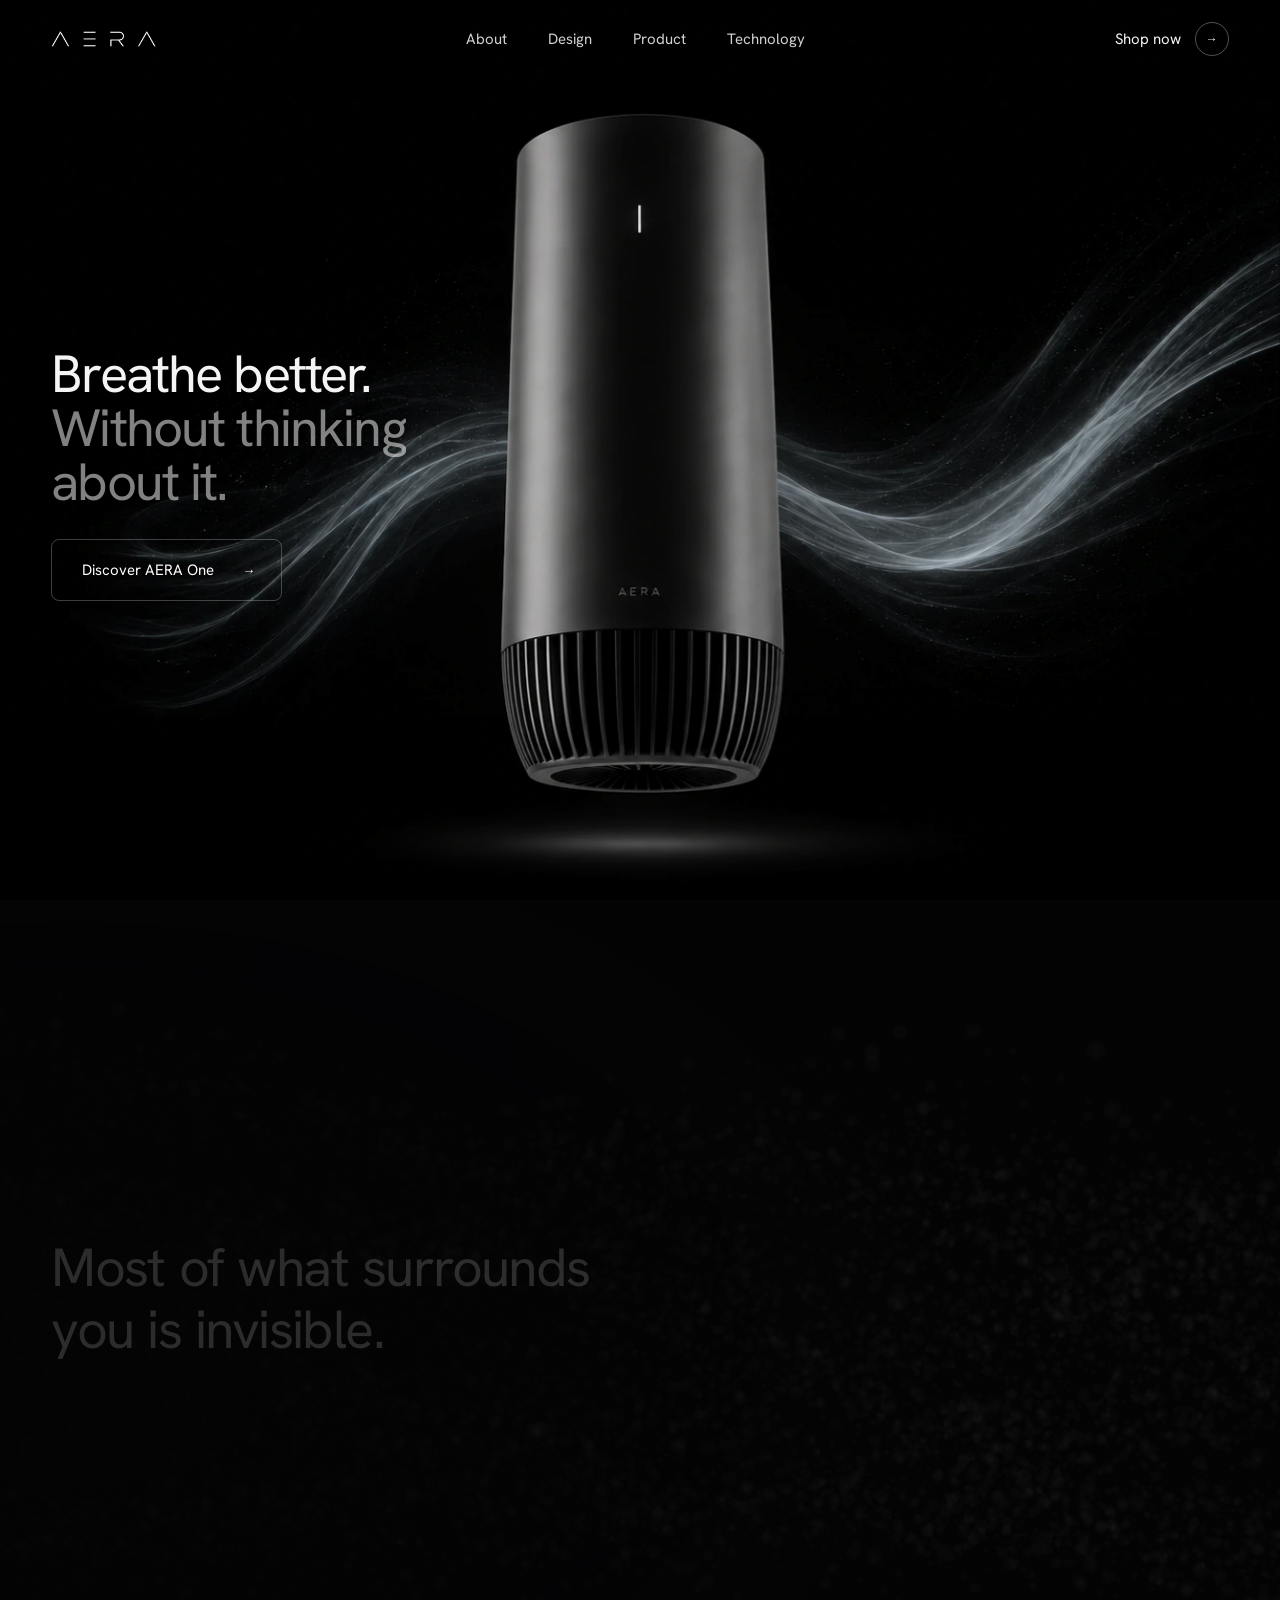
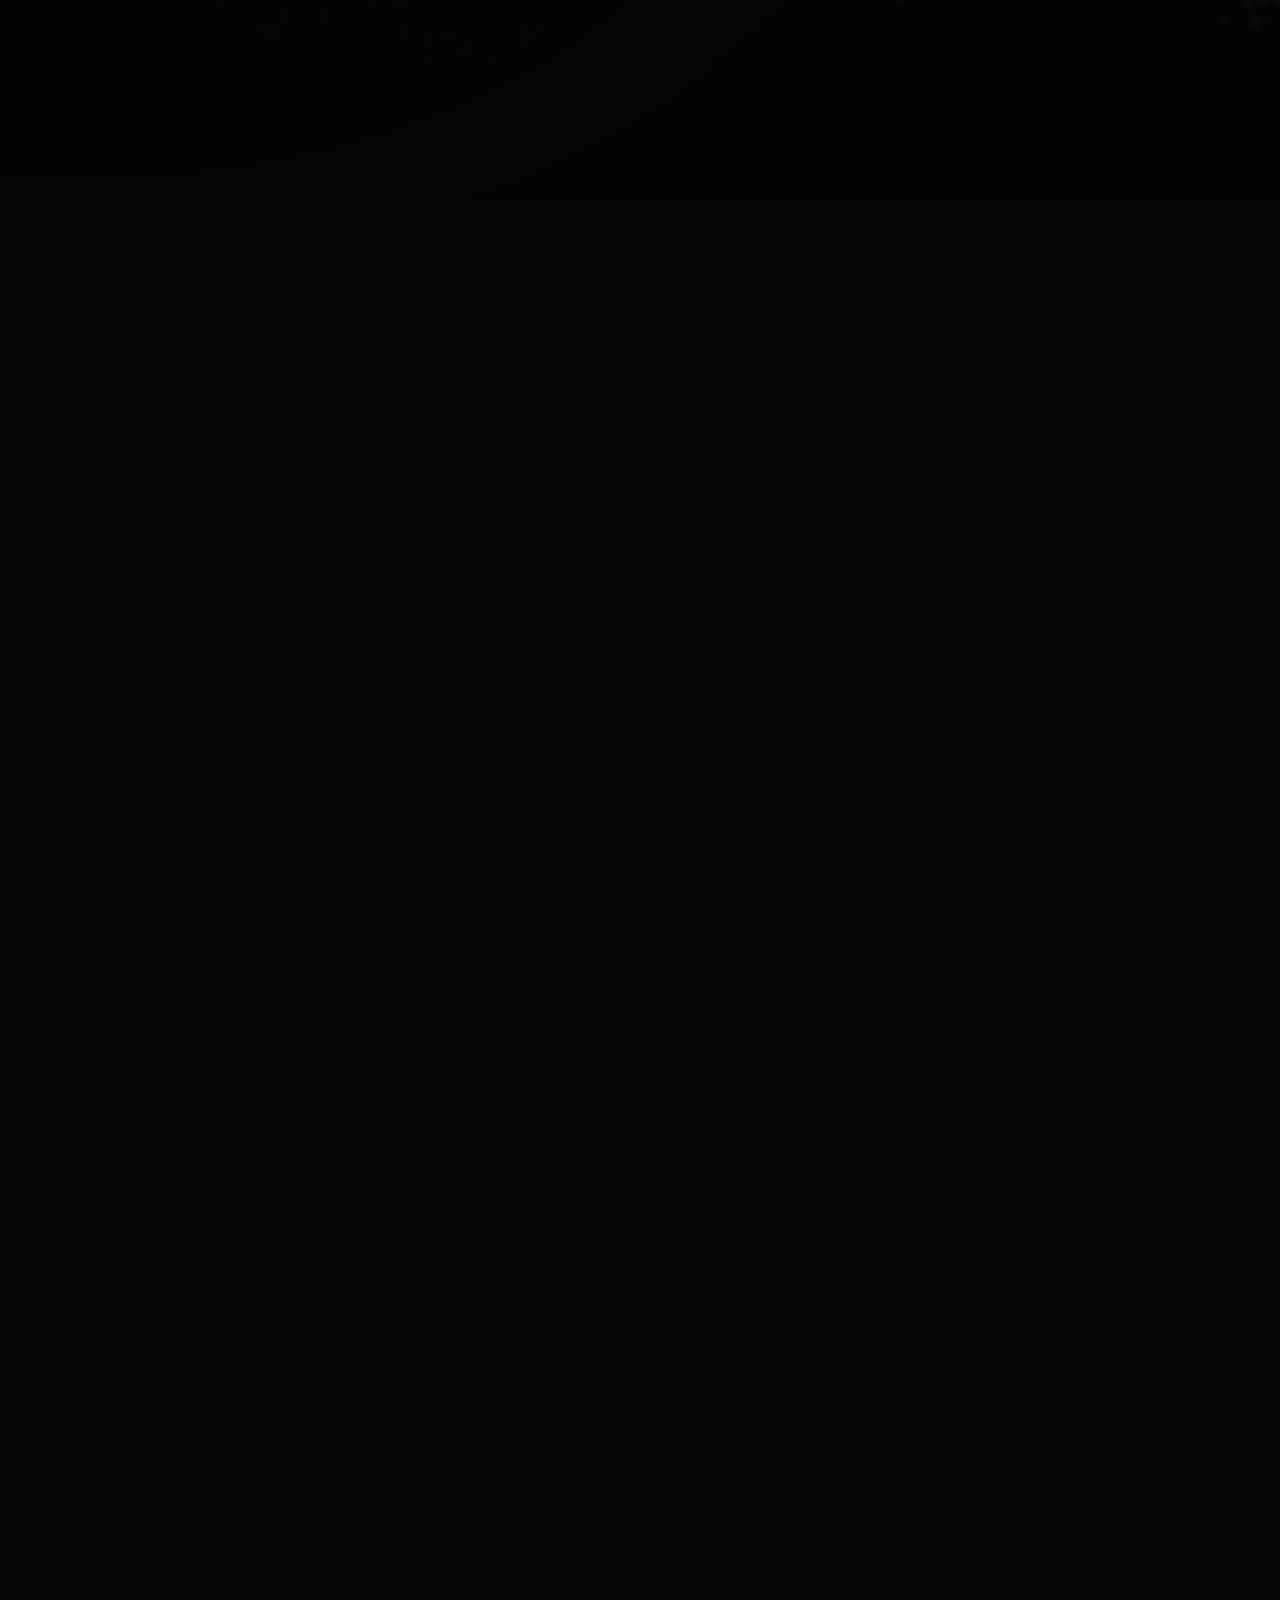
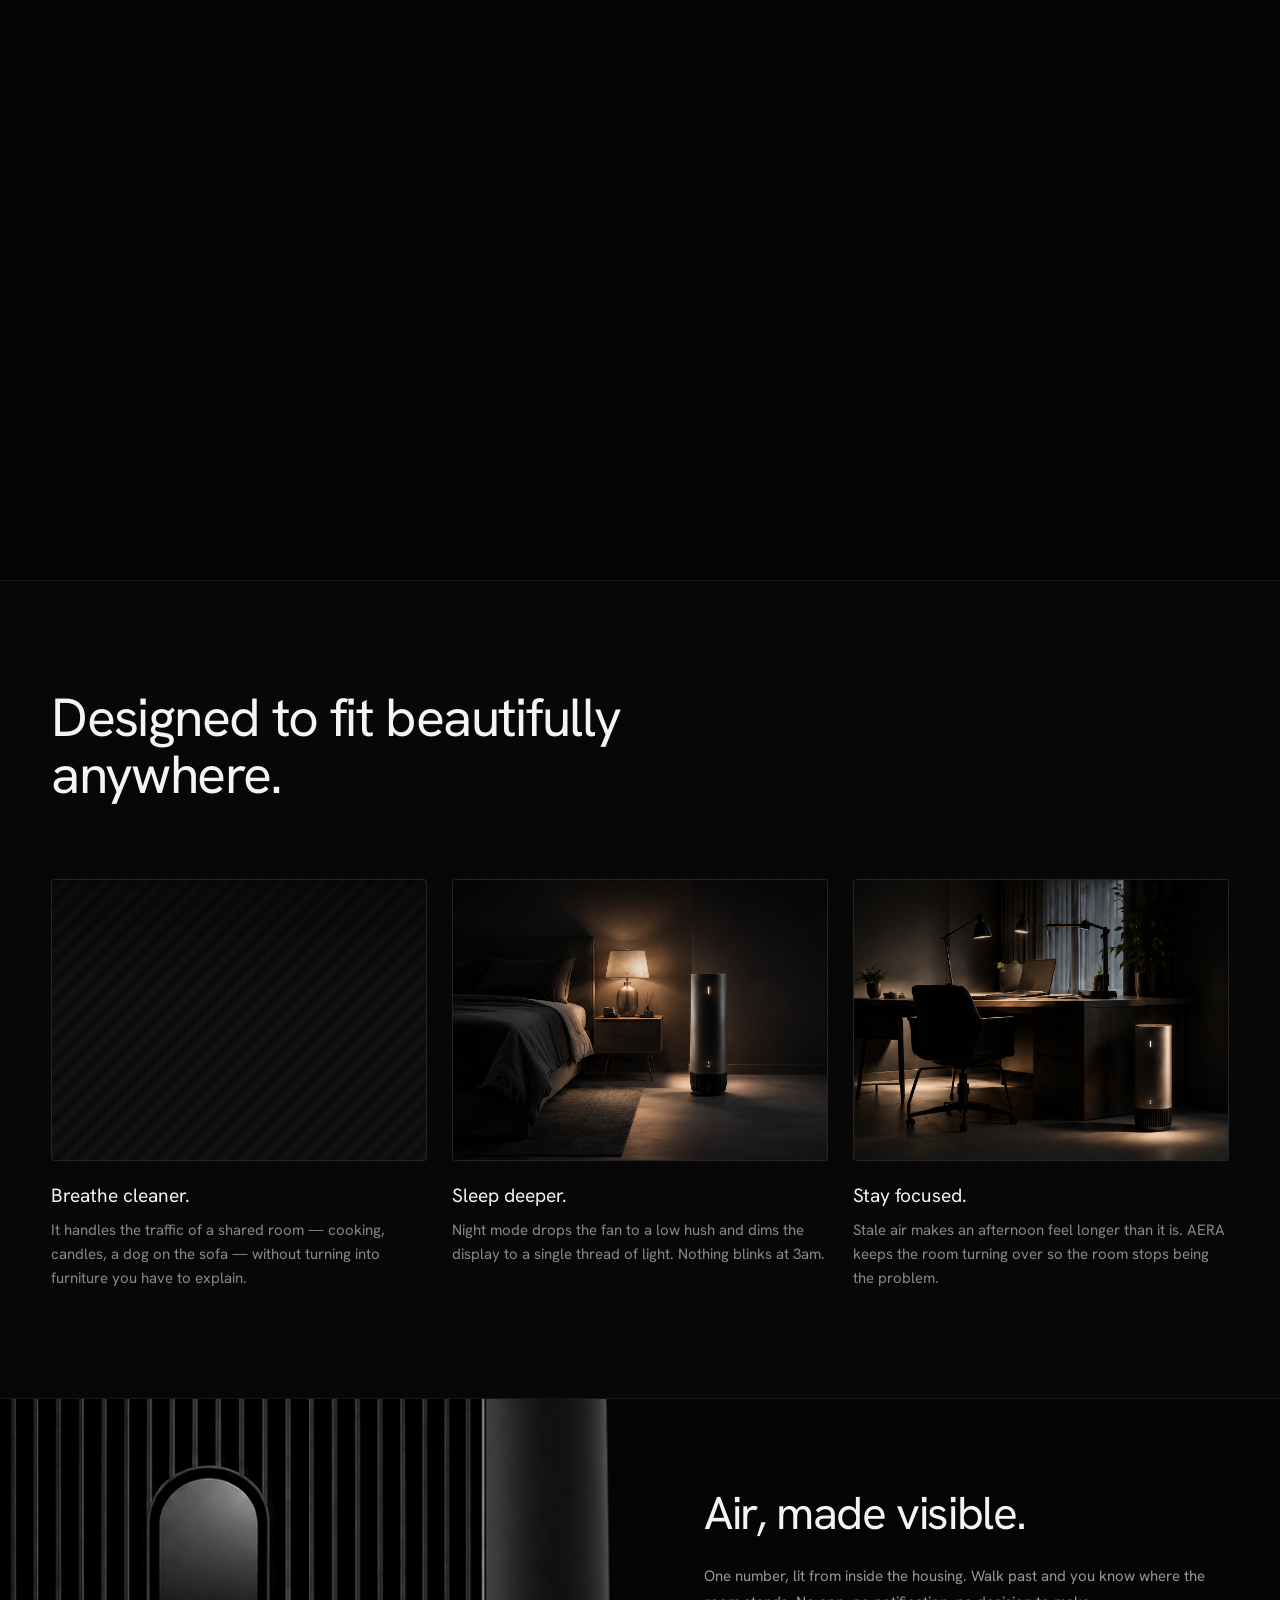
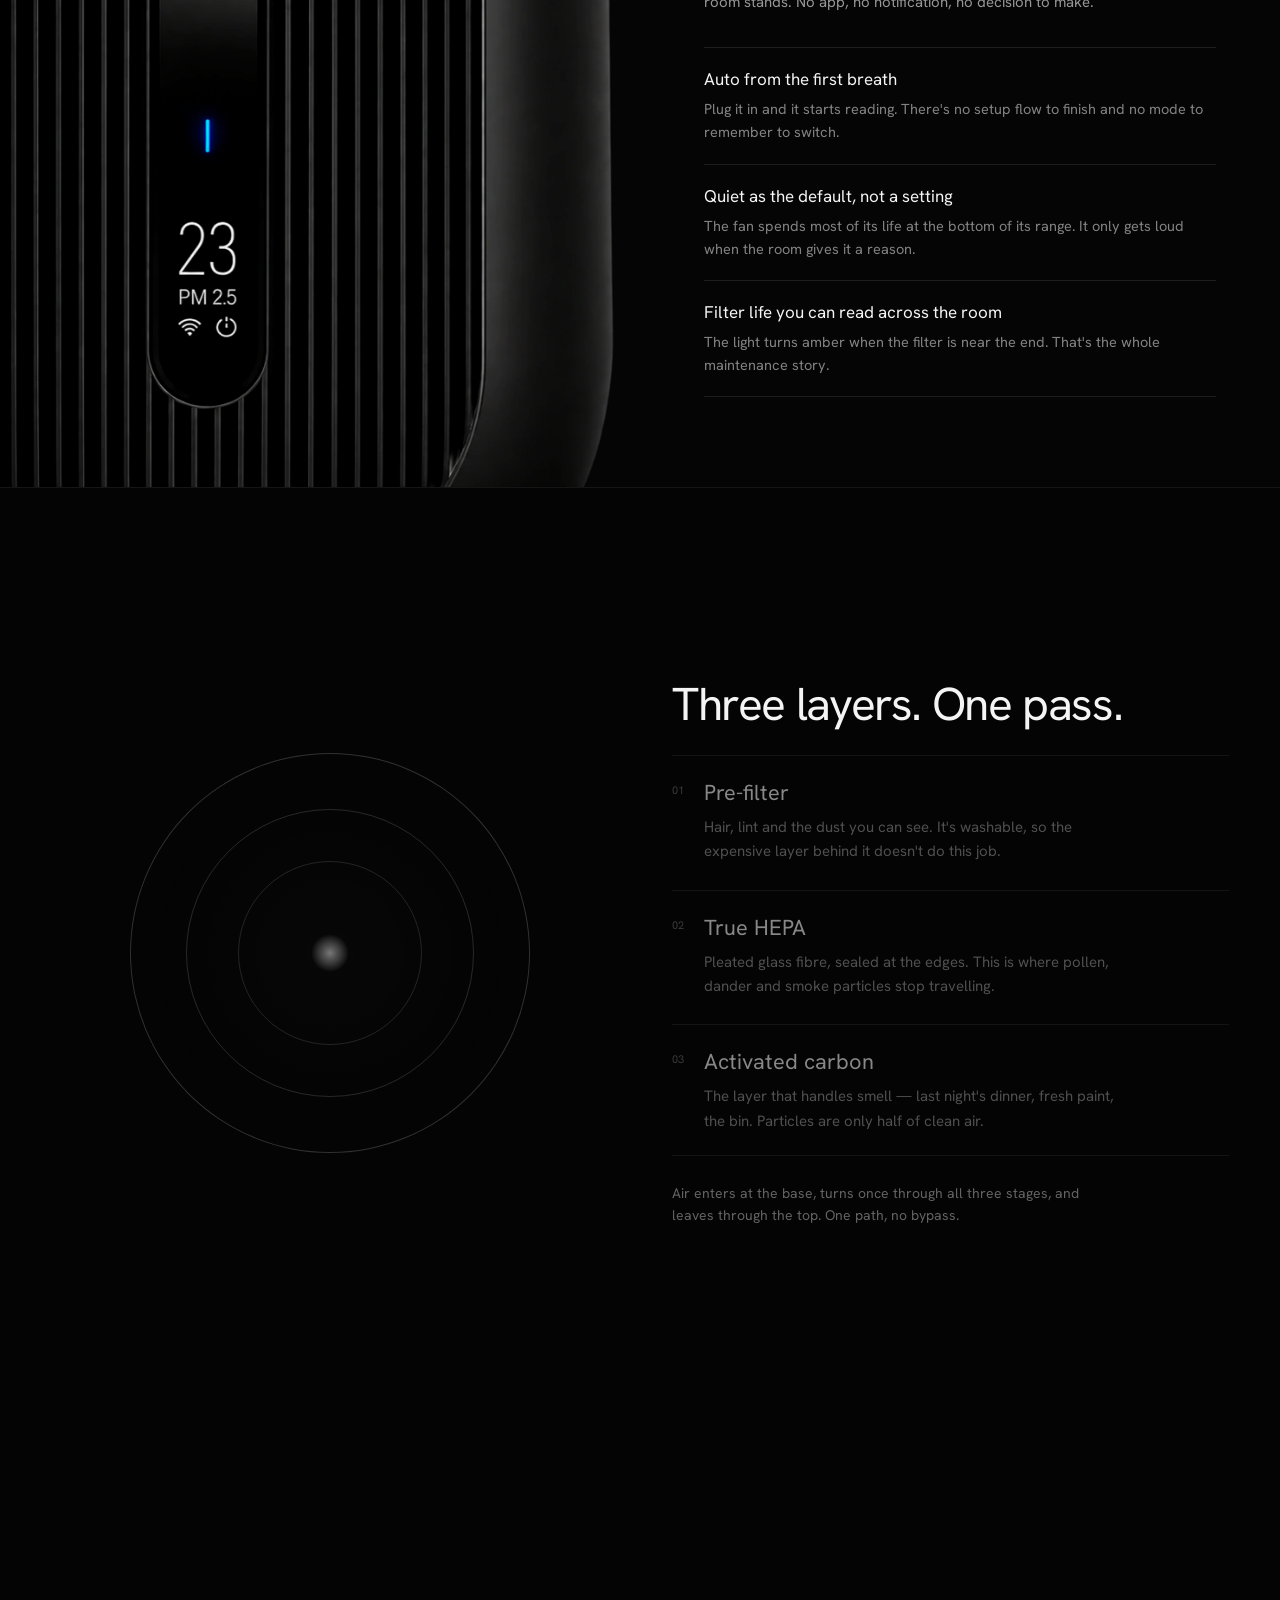
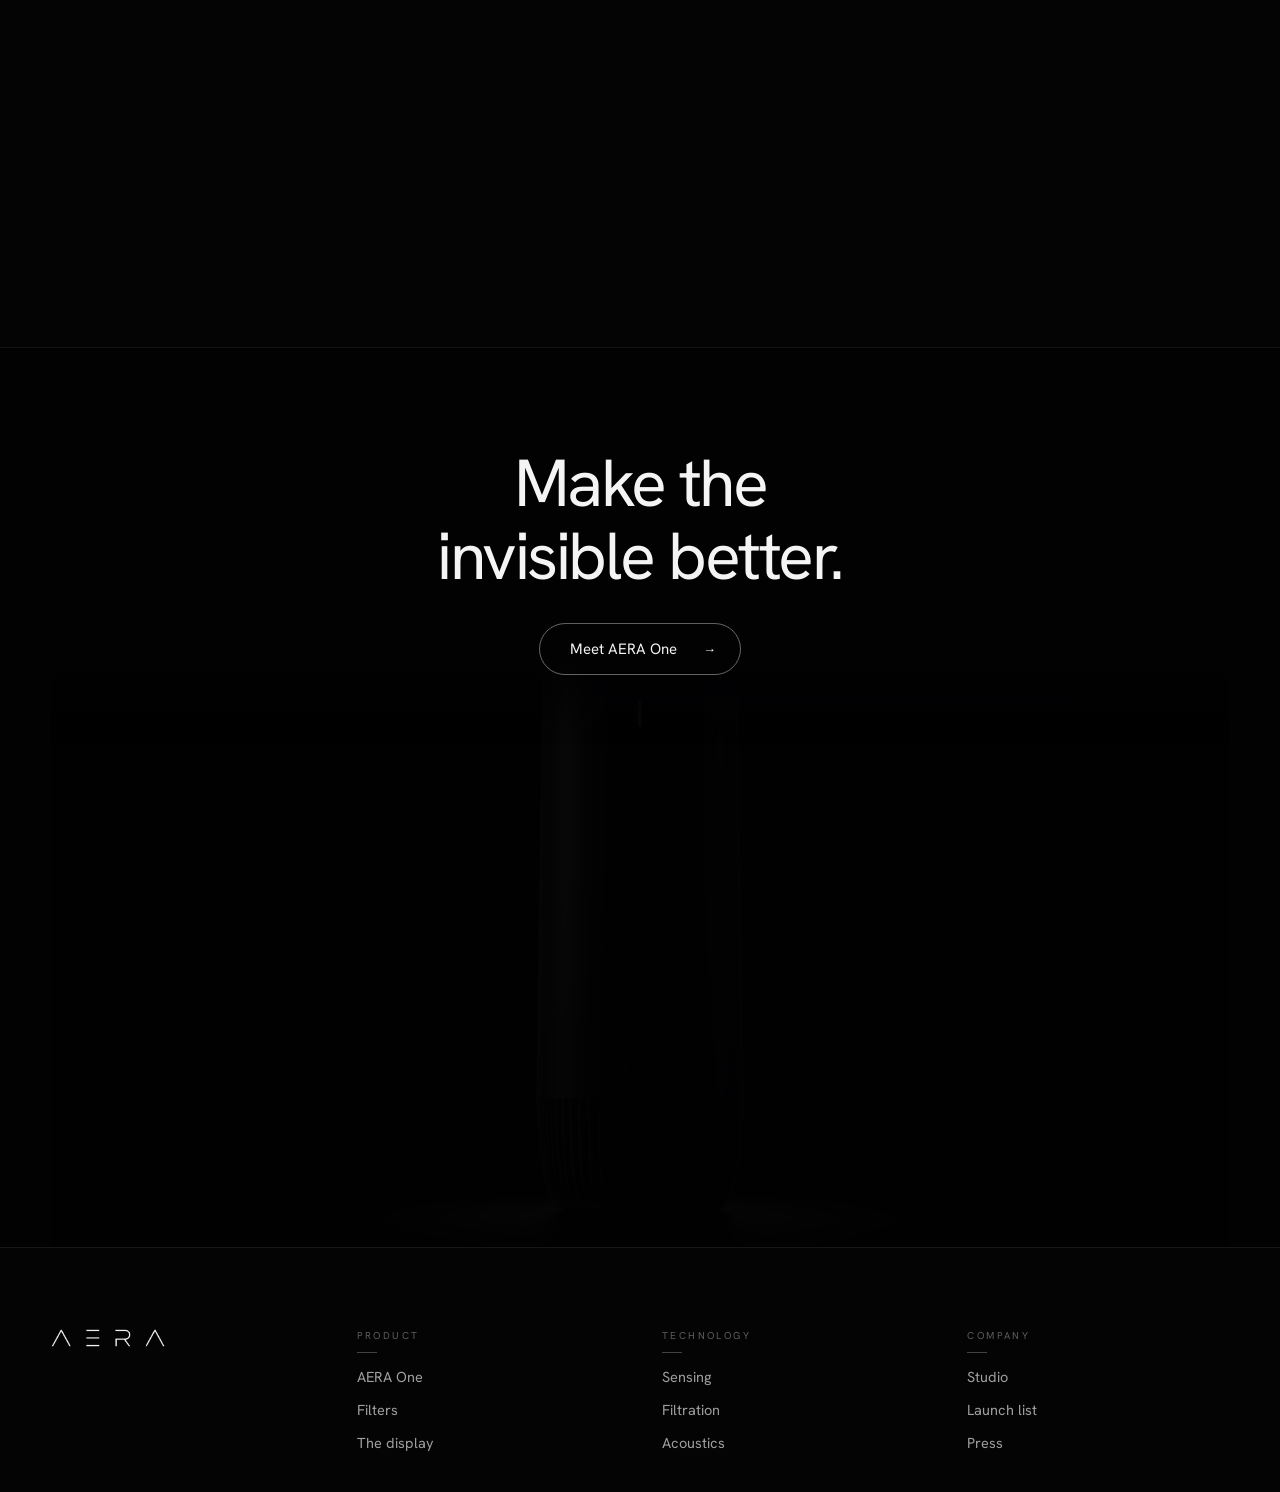
<file: index.html>
<!DOCTYPE html>
<html lang="en">
<head>
<meta charset="utf-8">
<meta name="viewport" content="width=device-width, initial-scale=1">
<title>AERA One</title>
<meta name="description" content="AERA One is an air purifier that runs quietly enough to forget and reads the room on its own.">
<meta name="theme-color" content="#040405">

<link rel="preload" as="image" href="assets/img/hero-product.webp" fetchpriority="high">
<link rel="preload" as="font" type="font/woff2" href="assets/fonts/hanken-grotesk-latin.woff2" crossorigin>

<link rel="stylesheet" href="assets/css/fonts.css">
<link rel="stylesheet" href="assets/css/style.css">

<script src="assets/js/gsap.min.js" defer></script>
<script src="assets/js/scrolltrigger.min.js" defer></script>
<script src="assets/js/lenis.min.js" defer></script>
<script src="assets/js/three.min.js" async></script>
<script src="assets/js/app.js" defer></script>
</head>
<body>
<div data-ref="grain" style="position: fixed; inset: 0; z-index: 9000; pointer-events: none; opacity: 0.05; mix-blend-mode: overlay; background-image: url(&quot;data:image/svg+xml,%3Csvg%20xmlns%3D'http%3A%2F%2Fwww.w3.org%2F2000%2Fsvg'%20width%3D'160'%20height%3D'160'%3E%3Cfilter%20id%3D'n'%3E%3CfeTurbulence%20type%3D'fractalNoise'%20baseFrequency%3D'0.85'%20numOctaves%3D'3'%2F%3E%3C%2Ffilter%3E%3Crect%20width%3D'100%25'%20height%3D'100%25'%20filter%3D'url(%23n)'%2F%3E%3C%2Fsvg%3E&quot;);"></div>

<div data-ref="loader" style="position: fixed; inset: 0; z-index: 9999; display: flex; align-items: center; justify-content: center; background: #070708;">
  <img width="733" height="116" fetchpriority="high" decoding="async" data-ref="loaderLogo" src="assets/img/logo.webp" alt="Aera" style="width: clamp(120px, 14vw, 200px); height: auto; opacity: 0; display: block;">
</div>

<header data-ref="nav" class="aera-header" style="position: fixed; top: 0; left: 0; right: 0; z-index: 8000; display: flex; align-items: center; justify-content: space-between; padding: 22px clamp(20px, 4vw, 60px); backdrop-filter: blur(0px); transition: background 0.5s ease, backdrop-filter 0.5s ease, border-color 0.5s ease; border-bottom: 1px solid rgba(255,255,255,0);">
  <a href="#top" style="display: flex; align-items: center;"><img width="733" height="116" decoding="async" src="assets/img/logo.webp" alt="Aera" style="height: clamp(16px, 1.3vw, 20px); width: auto; display: block;"></a>
  <nav class="aera-nav-links" aria-label="Sections" style="gap: clamp(18px, 3.2vw, 52px); align-items: center; font-size: 15px; color: rgba(255,255,255,0.82);">
    <a href="#invisible" style="color: inherit; transition: color 0.3s ease;" class="scp0">About</a>
    <a href="#design" style="color: inherit; transition: color 0.3s ease;" class="scp0">Design</a>
    <a href="#visible" style="color: inherit; transition: color 0.3s ease;" class="scp0">Product</a>
    <a href="#technology" style="color: inherit; transition: color 0.3s ease;" class="scp0">Technology</a>
  </nav>
  <div class="aera-nav-actions">
    <a class="aera-nav-cta" href="#buy" style="align-items: center; gap: 14px; font-size: 15px;">
      <span class="aera-nav-cta__label">Shop now</span>
      <span class="aera-nav-cta__arrow scp1" style="width: 34px; height: 34px; flex: none; border-radius: 999px; border: 1px solid rgba(255,255,255,0.3); align-items: center; justify-content: center; font-size: 12px; transition: background 0.35s ease, border-color 0.35s ease, transform 0.35s ease;">→</span>
    </a>
    <button data-ref="menuBtn" class="aera-burger" type="button" aria-label="Open menu" aria-expanded="false" aria-controls="aera-menu">
      <span class="aera-burger__box" aria-hidden="true"><span class="aera-burger__bar"></span><span class="aera-burger__bar"></span></span>
    </button>
  </div>
</header>

<div data-ref="menu" id="aera-menu" class="aera-menu" role="dialog" aria-modal="true" aria-label="Menu" aria-hidden="true" data-open="false" inert="">
  <nav data-ref="menuInner" class="aera-menu__inner" aria-label="Menu" data-lenis-prevent="">
    <ul class="aera-menu__list">
      <li class="aera-menu__item"><a class="aera-menu__link" style="--i: 0;" href="#invisible">About</a></li>
      <li class="aera-menu__item"><a class="aera-menu__link" style="--i: 1;" href="#design">Design</a></li>
      <li class="aera-menu__item"><a class="aera-menu__link" style="--i: 2;" href="#visible">Product</a></li>
      <li class="aera-menu__item"><a class="aera-menu__link" style="--i: 3;" href="#technology">Technology</a></li>
    </ul>
    <a class="aera-menu__cta" href="#buy">
      <span style="white-space: nowrap;">Shop now</span>
      <span class="aera-menu__dot" aria-hidden="true">→</span>
    </a>
  </nav>
</div>

<section id="top" data-ref="hero" style="position: relative; z-index: 0; min-height: 100vh; height: 100vh; max-height: 100vh; overflow: hidden; display: flex; align-items: center; padding: 130px clamp(20px, 4vw, 60px) 80px; transform-origin: 50% 42%; will-change: transform, opacity, filter;">
  <div data-ref="heroImg" class="aera-hero-band" style="position: absolute; inset: 0; mix-blend-mode: screen; pointer-events: none;">
    <div data-ref="heroInner" style="width: 100%; height: 100%; will-change: transform, opacity;">
      <img width="1672" height="941" fetchpriority="high" decoding="async" src="assets/img/hero-product.webp" alt="AERA One air purifier" style="width: 100%; height: 100%; object-fit: cover; object-position: 50% 50%; display: block;">
    </div>
  </div>

  <div style="position: relative; z-index: 1; width: 100%; max-width: 1560px; margin: 0 auto;">
    <div data-ref="heroCopy" style="width: 100%; max-width: min(38vw, 640px); display: flex; flex-direction: column; align-items: flex-start; gap: clamp(20px, 2.2vw, 30px);">
      <h1 style="margin: 0; font-size: clamp(40px, 4.1vw, 74px); font-weight: 400; line-height: 0.99; letter-spacing: -0.035em;">
        <span style="display: block; overflow: hidden; padding-bottom: 0.04em; white-space: nowrap;"><span data-line="" style="display: block;">Breathe better.</span></span>
        <span style="display: block; overflow: hidden; padding-bottom: 0.04em; color: rgba(255,255,255,0.5); white-space: nowrap;"><span data-line="" style="display: block;">Without thinking</span></span>
        <span style="display: block; overflow: hidden; padding-bottom: 0.04em; color: rgba(255,255,255,0.5);"><span data-line="" style="display: block;">about it.</span></span>
      </h1>
      <div data-fade="" style="display: flex; flex-wrap: wrap; gap: 14px; align-items: center; justify-content: inherit;">
        <a href="#design" style="position: relative; overflow: hidden; display: flex; align-items: center; gap: 28px; padding: 20px 26px 20px 30px; border: 1px solid rgba(255,255,255,0.24); border-radius: 8px; font-size: 15px; color: #ffffff; background: transparent; transition: border-color 0.4s ease, background 0.4s ease, color 0.4s ease;" class="scp2">
          <span style="white-space: nowrap;">Discover AERA One</span>
          <span style="display: flex; align-items: center; justify-content: center; font-size: 13px; transition: transform 0.35s ease, color 0.35s ease;" class="scp3">→</span>
        </a>
      </div>
    </div>
  </div>
</section>

<section id="invisible" data-ref="invisible" style="position: relative; z-index: 1; height: 320vh; background: #040405; box-shadow: 0 -50px 90px rgba(0,0,0,0.75);">
  <div data-ref="invisiblePin" style="position: relative; height: 100vh; overflow: hidden; display: flex; align-items: center; padding: 0 clamp(20px, 4vw, 60px);">
    <canvas data-ref="canvas" style="position: absolute; inset: 0; width: 100%; height: 100%; display: block;"></canvas>
    <div style="position: absolute; inset: 0; background: rgba(4,4,5,0.5);"></div>
    <div style="position: absolute; inset: 0; background: radial-gradient(95% 85% at 6% 50%, rgba(4,4,5,0.94) 0%, rgba(4,4,5,0.7) 42%, rgba(4,4,5,0.2) 78%);"></div>

    <div style="position: relative; width: 100%; max-width: 1560px; margin: 0 auto;">
      <div data-ref="beat1" style="max-width: 620px; display: flex; flex-direction: column; gap: 26px;">
        <h2 style="margin: 0; font-size: clamp(32px, 4.2vw, 64px); font-weight: 400; line-height: 1.14; letter-spacing: -0.03em; color: rgba(255,255,255,0.16);">
          <span data-word="" style="display: inline-block; margin-right: 0.26em;">Most</span><span data-word="" style="display: inline-block; margin-right: 0.26em;">of</span><span data-word="" style="display: inline-block; margin-right: 0.26em;">what</span><span data-word="" style="display: inline-block; margin-right: 0.26em;">surrounds</span><span data-word="" style="display: inline-block; margin-right: 0.26em;">you</span><span data-word="" style="display: inline-block; margin-right: 0.26em;">is</span><span data-word="" style="display: inline-block;">invisible.</span>
        </h2>
        <p data-ref="beat1Copy" style="margin: 0; max-width: 430px; font-size: clamp(15px, 1.15vw, 17px); line-height: 1.7; color: rgba(255,255,255,0.58); opacity: 0;">Cooking smoke. Pollen off a jacket. Whatever the neighbours are burning. It drifts through the room all day and never once announces itself.</p>
      </div>

      <div data-ref="beat2" style="position: absolute; top: 50%; left: 0; transform: translateY(-50%); opacity: 0; max-width: 560px; display: flex; flex-direction: column; gap: 22px;">
        <div style="display: flex; flex-direction: column; gap: 0; border-top: 1px solid rgba(255,255,255,0.1);">
          <div style="display: flex; justify-content: space-between; gap: 20px; padding: 15px 0; border-bottom: 1px solid rgba(255,255,255,0.1); font-size: clamp(16px, 1.6vw, 22px); font-weight: 300;"><span>Fine particles</span><span style="font-size: 14px; font-weight: 300; color: rgba(255,255,255,0.45); align-self: center; letter-spacing: 0.01em;">PM2.5</span></div>
          <div style="display: flex; justify-content: space-between; gap: 20px; padding: 15px 0; border-bottom: 1px solid rgba(255,255,255,0.1); font-size: clamp(16px, 1.6vw, 22px); font-weight: 300;"><span>Pollen and dander</span><span style="font-size: 14px; font-weight: 300; color: rgba(255,255,255,0.45); align-self: center; letter-spacing: 0.01em;">Allergens</span></div>
          <div style="display: flex; justify-content: space-between; gap: 20px; padding: 15px 0; border-bottom: 1px solid rgba(255,255,255,0.1); font-size: clamp(16px, 1.6vw, 22px); font-weight: 300;"><span>Cooking and smoke</span><span style="font-size: 14px; font-weight: 300; color: rgba(255,255,255,0.45); align-self: center; letter-spacing: 0.01em;">Odour</span></div>
          <div style="display: flex; justify-content: space-between; gap: 20px; padding: 15px 0; border-bottom: 1px solid rgba(255,255,255,0.1); font-size: clamp(16px, 1.6vw, 22px); font-weight: 300;"><span>Paint, cleaners, new furniture</span><span style="font-size: 14px; font-weight: 300; color: rgba(255,255,255,0.45); align-self: center; letter-spacing: 0.01em;">VOCs</span></div>
        </div>
      </div>

      <div data-ref="beat3" style="position: absolute; top: 50%; left: 0; right: 0; transform: translateY(-50%); opacity: 0; display: flex; justify-content: center; text-align: center;">
        <div style="display: flex; flex-direction: column; gap: 22px; align-items: center; max-width: 720px;">
          <h2 style="margin: 0; font-size: clamp(34px, 5vw, 76px); font-weight: 400; line-height: 1.04; letter-spacing: -0.03em;">AERA sees all of it.</h2>
          <p style="margin: 0; max-width: 460px; font-size: clamp(15px, 1.15vw, 17px); line-height: 1.7; color: rgba(255,255,255,0.6);">A laser particle sensor and a gas sensor sample the room continuously. When something changes, the fan is already moving before you smell it.</p>
        </div>
      </div>
    </div>
  </div>
</section>

<section id="design" style="position: relative; padding: clamp(96px, 12vh, 170px) clamp(20px, 4vw, 60px); border-top: 1px solid rgba(255,255,255,0.07); background: #070708;">
  <div style="max-width: 1560px; margin: 0 auto; display: flex; flex-direction: column; gap: clamp(44px, 6vw, 76px);">
    <div style="display: flex; flex-wrap: wrap; gap: 32px; align-items: flex-end; justify-content: space-between;">
      <div data-fade="" style="display: flex; flex-direction: column; gap: 22px; max-width: 620px;">
        <h2 style="margin: 0; font-size: clamp(32px, 4.2vw, 64px); font-weight: 400; line-height: 1.06; letter-spacing: -0.03em;">Designed to fit beautifully anywhere.</h2>
      </div>
    </div>

    <div style="display: grid; grid-template-columns: repeat(auto-fit, minmax(min(290px, 100%), 1fr)); gap: clamp(18px, 2vw, 30px);">
      <div data-card="" style="display: flex; flex-direction: column; gap: 22px;">
        <div style="position: relative; aspect-ratio: 4 / 3; border: 1px solid rgba(255,255,255,0.09); border-radius: 4px; overflow: hidden; background-image: repeating-linear-gradient(135deg, #0c0c0e 0px, #0c0c0e 7px, #121215 7px, #121215 14px); transition: border-color 0.5s ease;" class="scp4">
          <img width="1535" height="1024" loading="lazy" decoding="async" src="assets/img/living-room.webp" alt="AERA One in a living room" style="position: absolute; inset: 0; width: 100%; height: 100%; object-fit: cover; object-position: 60% center; transition: transform 1.2s cubic-bezier(0.22,1,0.36,1);" class="scp5">
          <div style="position: absolute; inset: 0; background: linear-gradient(to bottom, rgba(0,0,0,0.4) 0%, rgba(0,0,0,0) 42%);"></div>
        </div>
        <div style="display: flex; flex-direction: column; gap: 10px;">
          <div style="font-size: clamp(17px, 1.5vw, 21px); font-weight: 400;">Breathe cleaner.</div>
          <p style="margin: 0; font-size: 15px; line-height: 1.62; color: rgba(255,255,255,0.52);">It handles the traffic of a shared room — cooking, candles, a dog on the sofa — without turning into furniture you have to explain.</p>
        </div>
      </div>

      <div data-card="" style="display: flex; flex-direction: column; gap: 22px;">
        <div style="position: relative; aspect-ratio: 4 / 3; border: 1px solid rgba(255,255,255,0.09); border-radius: 4px; overflow: hidden; background-image: repeating-linear-gradient(135deg, #0c0c0e 0px, #0c0c0e 7px, #121215 7px, #121215 14px); transition: border-color 0.5s ease;" class="scp4">
          <img width="1535" height="1024" loading="lazy" decoding="async" src="assets/img/bedroom.webp" alt="AERA One in a bedroom" style="position: absolute; inset: 0; width: 100%; height: 100%; object-fit: cover; object-position: 55% center; transition: transform 1.2s cubic-bezier(0.22,1,0.36,1);" class="scp5">
          <div style="position: absolute; inset: 0; background: linear-gradient(to bottom, rgba(0,0,0,0.4) 0%, rgba(0,0,0,0) 42%);"></div>
        </div>
        <div style="display: flex; flex-direction: column; gap: 10px;">
          <div style="font-size: clamp(17px, 1.5vw, 21px); font-weight: 400;">Sleep deeper.</div>
          <p style="margin: 0; font-size: 15px; line-height: 1.62; color: rgba(255,255,255,0.52);">Night mode drops the fan to a low hush and dims the display to a single thread of light. Nothing blinks at 3am.</p>
        </div>
      </div>

      <div data-card="" style="display: flex; flex-direction: column; gap: 22px;">
        <div style="position: relative; aspect-ratio: 4 / 3; border: 1px solid rgba(255,255,255,0.09); border-radius: 4px; overflow: hidden; background-image: repeating-linear-gradient(135deg, #0c0c0e 0px, #0c0c0e 7px, #121215 7px, #121215 14px); transition: border-color 0.5s ease;" class="scp4">
          <img width="1535" height="1024" loading="lazy" decoding="async" src="assets/img/workspace.webp" alt="AERA One in a workspace" style="position: absolute; inset: 0; width: 100%; height: 100%; object-fit: cover; object-position: 60% center; transition: transform 1.2s cubic-bezier(0.22,1,0.36,1);" class="scp5">
          <div style="position: absolute; inset: 0; background: linear-gradient(to bottom, rgba(0,0,0,0.4) 0%, rgba(0,0,0,0) 42%);"></div>
        </div>
        <div style="display: flex; flex-direction: column; gap: 10px;">
          <div style="font-size: clamp(17px, 1.5vw, 21px); font-weight: 400;">Stay focused.</div>
          <p style="margin: 0; font-size: 15px; line-height: 1.62; color: rgba(255,255,255,0.52);">Stale air makes an afternoon feel longer than it is. AERA keeps the room turning over so the room stops being the problem.</p>
        </div>
      </div>
    </div>
  </div>
</section>

<section id="visible" style="position: relative; border-top: 1px solid rgba(255,255,255,0.07); background: #050506;">
  <div style="display: grid; grid-template-columns: repeat(auto-fit, minmax(min(420px, 100%), 1fr)); align-items: stretch;">
    <div style="position: relative; min-height: clamp(440px, 62vh, 720px); overflow: hidden; background: #050506;">
      <img width="739" height="1167" loading="lazy" decoding="async" data-slide-in="" src="assets/img/display-macro.webp" alt="AERA One display macro" style="position: absolute; inset: 0; width: 100%; height: 100%; object-fit: cover; object-position: 22% center;">
    </div>

    <div style="display: flex; align-items: center; padding: clamp(70px, 10vh, 140px) clamp(24px, 5vw, 90px);">
      <div data-fade="" style="display: flex; flex-direction: column; gap: 26px; max-width: 520px;">
        <h2 style="margin: 0; font-size: clamp(30px, 3.6vw, 56px); font-weight: 400; line-height: 1.06; letter-spacing: -0.03em;">Air, made visible.</h2>
        <p style="margin: 0; font-size: clamp(15px, 1.15vw, 17px); line-height: 1.7; color: rgba(255,255,255,0.58);">One number, lit from inside the housing. Walk past and you know where the room stands. No app, no notification, no decision to make.</p>
        <div style="display: flex; flex-direction: column; gap: 0; border-top: 1px solid rgba(255,255,255,0.1); margin-top: 6px;">
          <div data-feat="" style="display: flex; gap: 18px; padding: 20px 0; border-bottom: 1px solid rgba(255,255,255,0.1);">
            
            <div style="display: flex; flex-direction: column; gap: 7px;">
              <div style="font-size: 17px;">Auto from the first breath</div>
              <p style="margin: 0; font-size: 14.5px; line-height: 1.6; color: rgba(255,255,255,0.5);">Plug it in and it starts reading. There's no setup flow to finish and no mode to remember to switch.</p>
            </div>
          </div>
          <div data-feat="" style="display: flex; gap: 18px; padding: 20px 0; border-bottom: 1px solid rgba(255,255,255,0.1);">
            
            <div style="display: flex; flex-direction: column; gap: 7px;">
              <div style="font-size: 17px;">Quiet as the default, not a setting</div>
              <p style="margin: 0; font-size: 14.5px; line-height: 1.6; color: rgba(255,255,255,0.5);">The fan spends most of its life at the bottom of its range. It only gets loud when the room gives it a reason.</p>
            </div>
          </div>
          <div data-feat="" style="display: flex; gap: 18px; padding: 20px 0; border-bottom: 1px solid rgba(255,255,255,0.1);">
            
            <div style="display: flex; flex-direction: column; gap: 7px;">
              <div style="font-size: 17px;">Filter life you can read across the room</div>
              <p style="margin: 0; font-size: 14.5px; line-height: 1.6; color: rgba(255,255,255,0.5);">The light turns amber when the filter is near the end. That's the whole maintenance story.</p>
            </div>
          </div>
        </div>
      </div>
    </div>
  </div>
</section>

<section id="technology" data-ref="tech" style="position: relative; height: 340vh; border-top: 1px solid rgba(255,255,255,0.07);">
  <div data-ref="techPin" style="position: relative; height: 100vh; overflow: hidden; display: flex; align-items: center; padding: 90px clamp(20px, 4vw, 60px) 60px;">
    <div data-ref="techGrid" style="position: relative; width: 100%; max-width: 1560px; margin: 0 auto; display: grid; grid-template-columns: repeat(auto-fit, minmax(320px, 1fr)); gap: clamp(30px, 5vw, 80px); align-items: center;">
      <div data-ref="techRingWrap" style="position: relative; display: flex; align-items: center; justify-content: center; min-height: min(52vh, 460px);">
        <div data-ref="ringOuter" style="position: absolute; width: min(46vh, 400px); aspect-ratio: 1; border-radius: 999px; border: 1px solid rgba(255,255,255,0.18); background: radial-gradient(circle, rgba(255,255,255,0.015) 0%, rgba(255,255,255,0) 70%);"></div>
        <div data-ref="ringMid" style="position: absolute; width: min(33vh, 288px); aspect-ratio: 1; border-radius: 999px; border: 1px solid rgba(255,255,255,0.14);"></div>
        <div data-ref="ringInner" style="position: absolute; width: min(21vh, 184px); aspect-ratio: 1; border-radius: 999px; border: 1px solid rgba(255,255,255,0.12);"></div>
        <div data-ref="core" style="position: absolute; width: min(7vh, 62px); aspect-ratio: 1; border-radius: 999px; background: radial-gradient(circle, rgba(255,255,255,0.9) 0%, rgba(255,255,255,0) 72%);"></div>
      </div>

      <div style="display: flex; flex-direction: column; gap: 26px;">
        <h2 data-ref="techTitle" style="margin: 0; font-size: clamp(30px, 3.6vw, 56px); font-weight: 400; line-height: 1.06; letter-spacing: -0.03em;">Three layers. One pass.</h2>
        <div data-ref="techList" style="display: flex; flex-direction: column; gap: 4px;">
          <div data-ref="layer1" style="display: flex; gap: 20px; padding: 22px 0; border-top: 1px solid rgba(255,255,255,0.12); opacity: 0.55; transition: opacity 0.4s ease;">
            <span style="font-size: 11px; color: rgba(255,255,255,0.4); padding-top: 5px;">01</span>
            <div style="display: flex; flex-direction: column; gap: 8px;">
              <div style="font-size: clamp(18px, 1.7vw, 24px); font-weight: 400;">Pre-filter</div>
              <p style="margin: 0; max-width: 420px; font-size: 15px; line-height: 1.62; color: rgba(255,255,255,0.55);">Hair, lint and the dust you can see. It's washable, so the expensive layer behind it doesn't do this job.</p>
            </div>
          </div>
          <div data-ref="layer2" style="display: flex; gap: 20px; padding: 22px 0; border-top: 1px solid rgba(255,255,255,0.12); opacity: 0.55; transition: opacity 0.4s ease;">
            <span style="font-size: 11px; color: rgba(255,255,255,0.4); padding-top: 5px;">02</span>
            <div style="display: flex; flex-direction: column; gap: 8px;">
              <div style="font-size: clamp(18px, 1.7vw, 24px); font-weight: 400;">True HEPA</div>
              <p style="margin: 0; max-width: 420px; font-size: 15px; line-height: 1.62; color: rgba(255,255,255,0.55);">Pleated glass fibre, sealed at the edges. This is where pollen, dander and smoke particles stop travelling.</p>
            </div>
          </div>
          <div data-ref="layer3" style="display: flex; gap: 20px; padding: 22px 0; border-top: 1px solid rgba(255,255,255,0.12); border-bottom: 1px solid rgba(255,255,255,0.12); opacity: 0.55; transition: opacity 0.4s ease;">
            <span style="font-size: 11px; color: rgba(255,255,255,0.4); padding-top: 5px;">03</span>
            <div style="display: flex; flex-direction: column; gap: 8px;">
              <div style="font-size: clamp(18px, 1.7vw, 24px); font-weight: 400;">Activated carbon</div>
              <p style="margin: 0; max-width: 420px; font-size: 15px; line-height: 1.62; color: rgba(255,255,255,0.55);">The layer that handles smell — last night's dinner, fresh paint, the bin. Particles are only half of clean air.</p>
            </div>
          </div>
        </div>
        <p data-ref="techNote" style="margin: 0; font-size: 14px; line-height: 1.6; color: rgba(255,255,255,0.38); max-width: 420px;">Air enters at the base, turns once through all three stages, and leaves through the top. One path, no bypass.</p>
      </div>
    </div>
  </div>
</section>

<section id="buy" data-ref="cta" style="position: relative; min-height: 100vh; overflow: hidden; display: flex; flex-direction: column; align-items: center; text-align: center; padding: clamp(80px, 11vh, 140px) clamp(20px, 4vw, 60px) 0; border-top: 1px solid rgba(255,255,255,0.07); background: #020203;">
  <div style="position: relative; z-index: 2; display: flex; flex-direction: column; align-items: center; gap: clamp(28px, 3.6vh, 46px); max-width: 900px;">
    <h2 style="margin: 0; font-size: clamp(34px, 5.2vw, 82px); font-weight: 400; line-height: 1.02; letter-spacing: -0.038em;">
      <span style="display: block; overflow: hidden; padding-bottom: 0.05em;"><span data-line="" style="display: block;">Make the</span></span>
      <span style="display: block; overflow: hidden; padding-bottom: 0.05em;"><span data-line="" style="display: block;">invisible better.</span></span>
    </h2>
    <a data-fade="" href="#design" style="display: flex; align-items: center; gap: 26px; padding: 15px 24px 15px 30px; border: 1px solid rgba(255,255,255,0.42); border-radius: 999px; font-size: 15px; color: #ffffff; transition: background 0.4s ease, border-color 0.4s ease, color 0.4s ease;" class="scp6">
      <span style="white-space: nowrap;">Meet AERA One</span>
      <span style="display: flex; align-items: center; font-size: 13px; transition: transform 0.35s ease;" class="scp3">→</span>
    </a>
  </div>

  <div style="position: relative; z-index: 1; align-self: stretch; flex: 1 1 auto; min-height: min(66vh, 760px); margin-top: clamp(-40px, -3vh, -10px); overflow: hidden; pointer-events: none;">
    <div data-ref="ctaImg" style="position: absolute; inset: 0; opacity: 0; transform-origin: 50% 100%; will-change: transform, opacity;">
      <img width="1536" height="1024" loading="lazy" decoding="async" src="assets/img/cta-product.webp" alt="AERA One" style="position: absolute; left: 50%; bottom: -25%; height: 145%; width: auto; max-width: none; display: block; transform: translateX(-50%);">
    </div>
    <div style="position: absolute; inset: 0 0 auto; height: 16%; background: linear-gradient(#020203 0%, rgba(2,2,3,0) 100%);"></div>
  </div>
</section>

<footer id="about" style="position: relative; padding: clamp(70px, 9vh, 120px) clamp(20px, 4vw, 60px) 40px; border-top: 1px solid rgba(255,255,255,0.07); background: #040405;">
  <div style="max-width: 1560px; margin: 0 auto; display: flex; flex-direction: column; gap: 70px;">
    <div style="display: grid; grid-template-columns: repeat(auto-fit, minmax(210px, 1fr)); gap: 44px;">
      <div style="display: flex; flex-direction: column; gap: 20px; max-width: 340px;">
        <img width="733" height="116" loading="lazy" decoding="async" src="assets/img/logo.webp" alt="Aera" style="height: 18px; width: auto; align-self: flex-start; display: block;">
        
      </div>
      <div style="display: flex; flex-direction: column; gap: 14px;">
        <div style="display: flex; flex-direction: column; gap: 10px;"><span style="font-size: 10px; letter-spacing: 0.24em; text-transform: uppercase; color: rgba(255,255,255,0.35);">Product</span><span style="width: 20px; height: 1px; background: rgba(255,255,255,0.25);"></span></div>
        <a href="#design" style="font-size: 14.5px; color: rgba(255,255,255,0.62); transition: color 0.3s ease;" class="scp0">AERA One</a>
        <a href="#technology" style="font-size: 14.5px; color: rgba(255,255,255,0.62); transition: color 0.3s ease;" class="scp0">Filters</a>
        <a href="#visible" style="font-size: 14.5px; color: rgba(255,255,255,0.62); transition: color 0.3s ease;" class="scp0">The display</a>
      </div>
      <div style="display: flex; flex-direction: column; gap: 14px;">
        <div style="display: flex; flex-direction: column; gap: 10px;"><span style="font-size: 10px; letter-spacing: 0.24em; text-transform: uppercase; color: rgba(255,255,255,0.35);">Technology</span><span style="width: 20px; height: 1px; background: rgba(255,255,255,0.25);"></span></div>
        <a href="#invisible" style="font-size: 14.5px; color: rgba(255,255,255,0.62); transition: color 0.3s ease;" class="scp0">Sensing</a>
        <a href="#technology" style="font-size: 14.5px; color: rgba(255,255,255,0.62); transition: color 0.3s ease;" class="scp0">Filtration</a>
        <a href="#visible" style="font-size: 14.5px; color: rgba(255,255,255,0.62); transition: color 0.3s ease;" class="scp0">Acoustics</a>
      </div>
      <div style="display: flex; flex-direction: column; gap: 14px;">
        <div style="display: flex; flex-direction: column; gap: 10px;"><span style="font-size: 10px; letter-spacing: 0.24em; text-transform: uppercase; color: rgba(255,255,255,0.35);">Company</span><span style="width: 20px; height: 1px; background: rgba(255,255,255,0.25);"></span></div>
        <a href="#about" style="font-size: 14.5px; color: rgba(255,255,255,0.62); transition: color 0.3s ease;" class="scp0">Studio</a>
        <a href="#buy" style="font-size: 14.5px; color: rgba(255,255,255,0.62); transition: color 0.3s ease;" class="scp0">Launch list</a>
        <a href="#about" style="font-size: 14.5px; color: rgba(255,255,255,0.62); transition: color 0.3s ease;" class="scp0">Press</a>
      </div>
    </div>
    
  </div>
</footer>
</body>
</html>
</file>
<file: assets/css/fonts.css>
/* Hanken Grotesk — self-hosted, one file per unicode-range subset. */
/* cyrillic-ext */
@font-face {
  font-family: 'Hanken Grotesk';
  font-style: normal;
  font-weight: 200 600;
  font-display: swap;
  src: url("../fonts/hanken-grotesk-cyrillic-ext.woff2") format('woff2');
  unicode-range: U+0460-052F, U+1C80-1C8A, U+20B4, U+2DE0-2DFF, U+A640-A69F, U+FE2E-FE2F;
}
/* vietnamese */
@font-face {
  font-family: 'Hanken Grotesk';
  font-style: normal;
  font-weight: 200 600;
  font-display: swap;
  src: url("../fonts/hanken-grotesk-vietnamese.woff2") format('woff2');
  unicode-range: U+0102-0103, U+0110-0111, U+0128-0129, U+0168-0169, U+01A0-01A1, U+01AF-01B0, U+0300-0301, U+0303-0304, U+0308-0309, U+0323, U+0329, U+1EA0-1EF9, U+20AB;
}
/* latin-ext */
@font-face {
  font-family: 'Hanken Grotesk';
  font-style: normal;
  font-weight: 200 600;
  font-display: swap;
  src: url("../fonts/hanken-grotesk-latin-ext.woff2") format('woff2');
  unicode-range: U+0100-02BA, U+02BD-02C5, U+02C7-02CC, U+02CE-02D7, U+02DD-02FF, U+0304, U+0308, U+0329, U+1D00-1DBF, U+1E00-1E9F, U+1EF2-1EFF, U+2020, U+20A0-20AB, U+20AD-20C0, U+2113, U+2C60-2C7F, U+A720-A7FF;
}
/* latin */
@font-face {
  font-family: 'Hanken Grotesk';
  font-style: normal;
  font-weight: 200 600;
  font-display: swap;
  src: url("../fonts/hanken-grotesk-latin.woff2") format('woff2');
  unicode-range: U+0000-00FF, U+0131, U+0152-0153, U+02BB-02BC, U+02C6, U+02DA, U+02DC, U+0304, U+0308, U+0329, U+2000-206F, U+20AC, U+2122, U+2191, U+2193, U+2212, U+2215, U+FEFF, U+FFFD;
}
</file>
<file: assets/css/style.css>
:root { --accent: #a8d8f0; --good: #62cf90; }
* { box-sizing: border-box; }
html { background: #040405; }
body { margin: 0; background: #040405; color: #f4f4f5; font-family: "Oakes Grotesk", "Hanken Grotesk", "Helvetica Neue", Helvetica, sans-serif; -webkit-font-smoothing: antialiased; overflow-x: hidden; }
a { color: #f4f4f5; text-decoration: none; }
a:hover { color: var(--accent); }
::selection { background: rgba(168,216,240,0.25); }
input { font-family: inherit; }
@keyframes aeraScrollLine { 0% { transform: scaleY(0); transform-origin: top; } 45% { transform: scaleY(1); transform-origin: top; } 55% { transform: scaleY(1); transform-origin: bottom; } 100% { transform: scaleY(0); transform-origin: bottom; } }
@keyframes aeraBreath { 0%, 100% { opacity: 0.35; } 50% { opacity: 1; } }
@keyframes aeraSweep { 0% { transform: translateX(-120%) skewX(-12deg); } 100% { transform: translateX(320%) skewX(-12deg); } }

/* ---------------------------------------------------------------------
   Mobile navigation

   The rest of the page has no media queries (inline styles only) and does
   its two layouts from JS. The nav is the one place where CSS is the right
   tool: it has to be correct before the GSAP bundle boots, and it needs
   hover/pointer/reduced-motion queries that inline styles can't express.

   Below 900px — the same width the hero and tech layouts switch at, so the
   whole page changes mode once — the header row collapses to logo + shop +
   a two-rule burger, and the four section links move into a full-screen
   panel anchored to the BOTTOM of the viewport, where a thumb actually
   reaches. The panel sits at z-index 7900, under the 8000 header, so the
   logo stays put and the burger morphs into the close control in place.
   --------------------------------------------------------------------- */

.aera-header { gap: clamp(12px, 3vw, 24px); }
.aera-nav-links { display: flex; }
.aera-nav-actions { display: flex; align-items: center; gap: clamp(10px, 2vw, 18px); }
.aera-nav-cta { display: flex; }
.aera-nav-cta__arrow { display: flex; }
.aera-burger { display: none; }

@media (max-width: 899px) {
  /* The hero is a ScrollTrigger pin target, and pinning records the element's
     inline padding and writes it back on every refresh — which silently undid
     initHeroLayout's mobile padding. The stacked hero needs its band to reach
     the section edge, so the value has to outrank that write from the sheet. */
  #top { padding: 108px clamp(20px, 5vw, 40px) 0 !important; }

  .aera-nav-links { display: none; }
  .aera-burger { display: flex; }
  /* Shop stays on the bar: it's the page's one transactional action and
     burying it behind a tap would be hiding function, not adapting it. */
  .aera-nav-cta { gap: 10px; font-size: 14px; min-height: 44px; transition: opacity 0.3s ease 0.12s; }
  /* The label must never wrap to two lines; the circle gives way first. */
  .aera-nav-cta__label { white-space: nowrap; }
  /* While the panel is up it carries its own Shop now, one thumb-length away.
     Two of them on screen is just duplication, so the bar drops its copy. */
  .aera-header[data-menu="open"] .aera-nav-cta {
    opacity: 0;
    visibility: hidden;
    pointer-events: none;
    transition: opacity 0.2s ease, visibility 0s linear 0.2s;
  }
}

/* A 100vh hero on a landscape phone has room for the headline or the product,
   not both — at 360px tall the band collapses to a 26px sliver. The product
   opens the very next section, so here the type keeps the fold to itself. */
@media (max-width: 899px) and (max-height: 520px) {
  #top { padding-top: 84px !important; justify-content: center !important; }
  .aera-hero-band { display: none; }
}

/* At 320px and other very narrow or zoomed viewports the label alone carries
   the meaning; the circle is what gives way. */
@media (max-width: 359px) {
  .aera-nav-cta__arrow { display: none; }
}

.aera-burger {
  -webkit-appearance: none;
  appearance: none;
  width: 44px;
  height: 44px;
  margin: 0;
  padding: 0;
  border: 0;
  background: transparent;
  color: inherit;
  align-items: center;
  justify-content: flex-end;
  cursor: pointer;
  -webkit-tap-highlight-color: transparent;
}
.aera-burger__box { position: relative; display: block; width: 26px; height: 12px; }
.aera-burger__bar {
  position: absolute;
  left: 0;
  width: 100%;
  height: 1px;
  background: rgba(255,255,255,0.86);
  transition: transform 0.5s cubic-bezier(0.22,1,0.36,1);
}
.aera-burger__bar:nth-child(1) { top: 0; }
.aera-burger__bar:nth-child(2) { top: 11px; }
.aera-burger[aria-expanded="true"] .aera-burger__bar:nth-child(1) { transform: translateY(5.5px) rotate(45deg); }
.aera-burger[aria-expanded="true"] .aera-burger__bar:nth-child(2) { transform: translateY(-5.5px) rotate(-45deg); }

.aera-menu {
  position: fixed;
  inset: 0;
  z-index: 7900;
  display: flex;
  flex-direction: column;
  justify-content: flex-end;
  background: rgba(4,4,5,0.94);
  -webkit-backdrop-filter: blur(26px);
  backdrop-filter: blur(26px);
  opacity: 0;
  visibility: hidden;
  pointer-events: none;
  transition: opacity 0.32s cubic-bezier(0.22,1,0.36,1), visibility 0s linear 0.32s;
}
.aera-menu[data-open="true"] {
  opacity: 1;
  visibility: visible;
  pointer-events: auto;
  transition: opacity 0.35s cubic-bezier(0.22,1,0.36,1), visibility 0s linear 0s;
}
/* Escape hatch for a stalled paint (backgrounded tab, throttled renderer): a
   transition that never advances would leave the panel invisible while it still
   holds focus. See initMenu — the class is added only if the fade misses. */
.aera-menu.is-instant,
.aera-menu.is-instant * { transition: none !important; }
.aera-menu__inner {
  width: 100%;
  max-height: 100%;
  overflow-y: auto;
  overscroll-behavior: contain;
  -webkit-overflow-scrolling: touch;
  touch-action: pan-y;
  display: flex;
  flex-direction: column;
  gap: clamp(24px, 4vh, 40px);
  /* Same gutter expression as the header, so the links line up under the logo. */
  padding: 108px clamp(20px, 4vw, 60px) max(30px, env(safe-area-inset-bottom));
}
.aera-menu__list {
  list-style: none;
  margin: 0;
  padding: 0;
  display: flex;
  flex-direction: column;
  border-top: 1px solid rgba(255,255,255,0.1);
}
.aera-menu__item { overflow: hidden; border-bottom: 1px solid rgba(255,255,255,0.1); }
.aera-menu__link {
  display: flex;
  align-items: center;
  min-height: 56px;
  padding: clamp(12px, 2vh, 20px) 2px;
  font-size: clamp(28px, 7.4vw, 42px);
  font-weight: 400;
  line-height: 1.08;
  letter-spacing: -0.03em;
  color: rgba(255,255,255,0.9);
  transform: translateY(110%);
  transition: transform 0.8s cubic-bezier(0.16,1,0.3,1), color 0.3s ease;
}
.aera-menu[data-open="true"] .aera-menu__link {
  transform: translateY(0);
  transition-delay: calc(var(--i, 0) * 0.055s + 0.06s);
}
.aera-menu__cta {
  display: flex;
  align-items: center;
  justify-content: space-between;
  gap: 20px;
  min-height: 56px;
  padding: 14px 14px 14px 26px;
  border: 1px solid rgba(255,255,255,0.42);
  border-radius: 999px;
  font-size: 16px;
  color: #ffffff;
  opacity: 0;
  transform: translateY(16px);
  transition: opacity 0.5s ease, transform 0.7s cubic-bezier(0.16,1,0.3,1), background 0.35s ease, border-color 0.35s ease, color 0.35s ease;
}
.aera-menu[data-open="true"] .aera-menu__cta {
  opacity: 1;
  transform: translateY(0);
  transition-delay: 0.3s, 0.3s, 0s, 0s, 0s;
}
.aera-menu__dot {
  flex: none;
  width: 34px;
  height: 34px;
  border-radius: 999px;
  border: 1px solid rgba(255,255,255,0.3);
  display: flex;
  align-items: center;
  justify-content: center;
  font-size: 12px;
  transition: background 0.35s ease, border-color 0.35s ease, color 0.35s ease;
}

/* Landscape phones: the panel has to fit a 380px-tall viewport. */
@media (max-height: 540px) {
  .aera-menu__inner { padding-top: 84px; gap: 18px; }
  .aera-menu__link { font-size: clamp(20px, 4.6vh, 28px); padding: 8px 2px; min-height: 48px; }
}

/* Touch devices get no hover; they get :active instead. */
@media (hover: hover) {
  .aera-menu__link:hover { color: #ffffff; }
  .aera-menu__cta:hover { background: #ffffff; border-color: #ffffff; color: #050505; }
  .aera-menu__cta:hover .aera-menu__dot { border-color: rgba(5,5,5,0.28); color: #050505; }
}
.aera-menu__link:active { color: var(--accent); }
.aera-menu__link:focus-visible,
.aera-menu__cta:focus-visible,
.aera-burger:focus-visible {
  outline: 1px solid rgba(255,255,255,0.75);
  outline-offset: 4px;
  border-radius: 4px;
}

@media (prefers-reduced-motion: reduce) {
  .aera-menu,
  .aera-menu__link,
  .aera-menu__cta,
  .aera-burger__bar { transition-duration: 0.001s !important; transition-delay: 0s !important; }
  .aera-menu__link { transform: none; }
  .aera-menu__cta { opacity: 1; transform: none; }
}

/* ---------------------------------------------------------------------
   Hover states

   These were style-hover="..." attributes on the elements themselves. The
   runtime turned each distinct declaration into one generated class and a
   .scpN:hover rule; that is reproduced verbatim at build time, so the class
   names and the !important flags match what the bundle emitted at runtime.
   Every one of these elements also carries an inline style, which is why the
   declarations have to outrank it.
   --------------------------------------------------------------------- */
.scp0:hover { color: #ffffff !important }
.scp1:hover { background: #ffffff !important; border-color: #ffffff !important; color: #050505 !important; transform: translateX(3px) !important }
.scp2:hover { border-color: #ffffff !important; background: #ffffff !important; color: #050505 !important }
.scp3:hover { transform: translateX(3px) !important }
.scp4:hover { border-color: rgba(255,255,255,0.28) !important }
.scp5:hover { transform: scale(1.04) !important }
.scp6:hover { background: #ffffff !important; border-color: #ffffff !important; color: #050505 !important }
</file>
